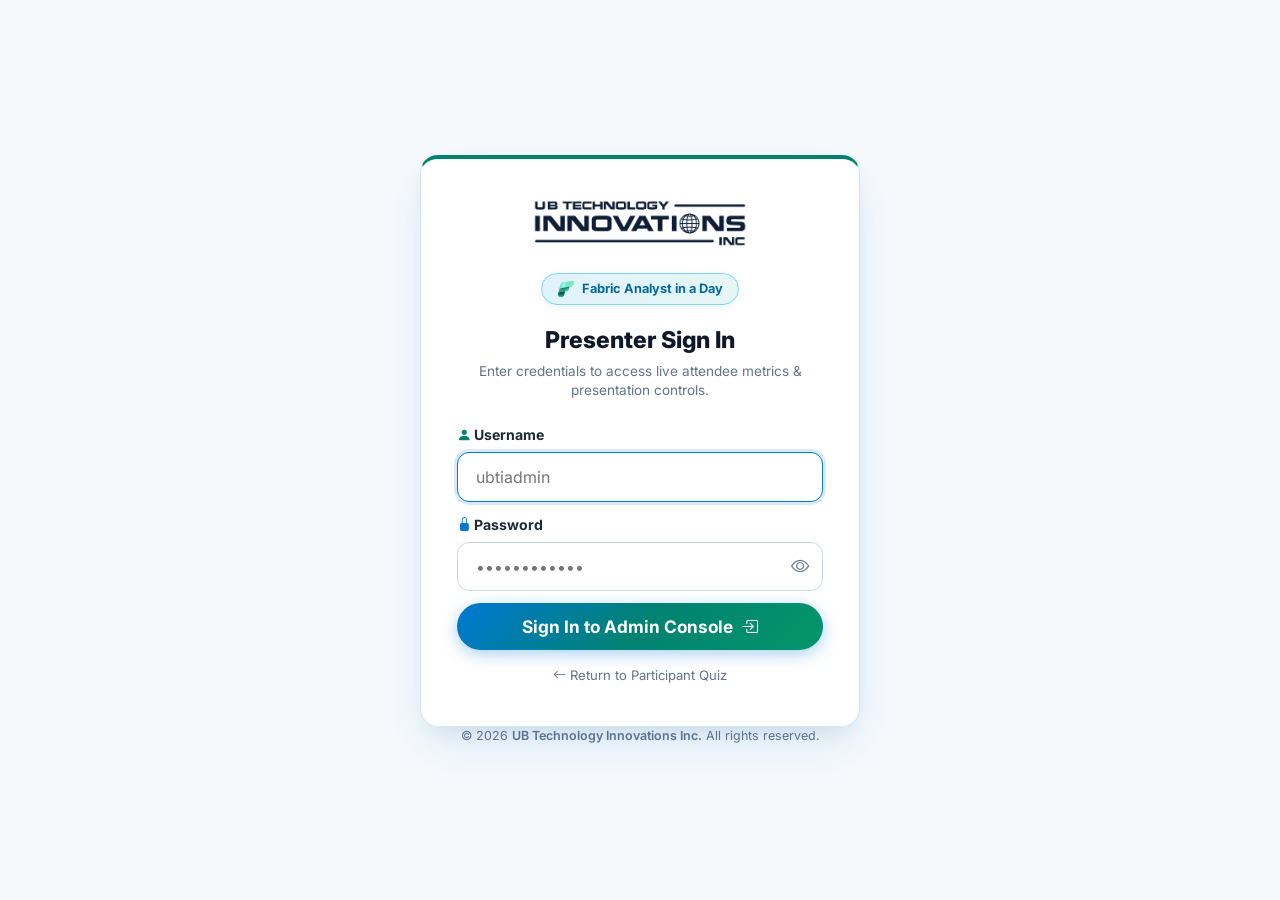
<file: ubtiadmin/index.html>
<!DOCTYPE html>
<html lang="en">
<head>
  <meta charset="UTF-8">
  <meta http-equiv="refresh" content="0; url=../ubtiadmin.html">
  <title>Redirecting to UBTI Admin Console...</title>
  <script>
    window.location.replace('../ubtiadmin.html');
  </script>
</head>
<body style="font-family: -apple-system, BlinkMacSystemFont, 'Segoe UI', Roboto, sans-serif; display: flex; align-items: center; justify-content: center; height: 100vh; margin: 0; background: #f8fafc; color: #475569;">
  <p>Redirecting to <a href="../ubtiadmin.html" style="color: #0078d4; font-weight: 600;">UBTI Admin Console</a>...</p>
</body>
</html>
</file>
<file: css/style.css>
/* ==========================================================================
   Fabric Analyst in a Day — Clean Light Theme
   UB Technology Innovations Inc.
   ========================================================================== */

:root {
  /* Clean Light Theme Palette */
  --bg-primary: #f8fafc;
  --bg-secondary: #ffffff;
  --bg-surface: #f1f5f9;
  --bg-card: #ffffff;
  --bg-card-hover: #f8fafc;
  --border-subtle: #e2e8f0;
  --border-focus: #0078d4;

  /* Enhanced Vibrant Blue & Green Signature Colors */
  --fabric-blue: #0078d4;
  --fabric-blue-dark: #005a9e;
  --fabric-blue-vibrant: #0284c7;
  --fabric-blue-light: #eff6ff;
  --fabric-blue-border: #bfdbfe;

  --fabric-green: #059669;
  --fabric-green-dark: #047857;
  --fabric-green-vibrant: #10b981;
  --fabric-green-light: #f0fdf4;
  --fabric-green-border: #a7f3d0;

  --fabric-teal: #008272;
  --fabric-teal-light: #e6f6f4;
  --fabric-teal-border: #99ded6;

  --fabric-cyan: #0078d4;
  --fabric-purple: #5c2d91;
  --fabric-amber: #d97706;
  --fabric-coral: #dc2626;

  /* Vibrant Blue-Green Gradients */
  --gradient-fabric: linear-gradient(135deg, #0078d4 0%, #008272 50%, #059669 100%);
  --gradient-blue-green: linear-gradient(135deg, #0078d4 0%, #059669 100%);
  --gradient-green-blue: linear-gradient(135deg, #059669 0%, #0078d4 100%);
  --gradient-teal-blue: linear-gradient(135deg, #008272 0%, #0078d4 100%);

  /* Option Badges Palette - Curated Vibrant Blue & Green Theme */
  --card-opt-0: #0078d4;  /* Azure Blue */
  --card-opt-1: #059669;  /* Emerald Green */
  --card-opt-2: #008272;  /* Fabric Teal */
  --card-opt-3: #1d4ed8;  /* Sapphire Blue */
  --card-opt-4: #0d9488;  /* Forest Mint */

  /* Typography */
  --font-main: 'Segoe UI', 'Inter', -apple-system, BlinkMacSystemFont, Roboto, sans-serif;
  --text-main: #0f172a;
  --text-muted: #64748b;
  --text-dim: #94a3b8;

  /* Shadows */
  --shadow-sm: 0 1px 3px rgba(0, 0, 0, 0.05);
  --shadow-md: 0 4px 16px -2px rgba(15, 23, 42, 0.08);
  --shadow-lg: 0 12px 32px -4px rgba(15, 23, 42, 0.12);

  /* Radius */
  --radius-sm: 8px;
  --radius-md: 12px;
  --radius-lg: 18px;
  --radius-xl: 24px;
  --radius-pill: 9999px;

  --transition-fast: 0.15s ease;
  --transition-normal: 0.25s cubic-bezier(0.4, 0, 0.2, 1);
}

/* Base Reset */
*, *::before, *::after {
  box-sizing: border-box;
  margin: 0;
  padding: 0;
}

html, body {
  min-height: 100vh;
  font-family: var(--font-main);
  background-color: #f6f9fc;
  color: var(--text-main);
  line-height: 1.5;
  overflow-x: hidden;
  -webkit-font-smoothing: antialiased;
}

/* Light Ambient Mesh with Richer Blue & Green Glow */
.bg-mesh {
  position: fixed;
  inset: 0;
  z-index: -2;
  pointer-events: none;
  background: 
    radial-gradient(circle at 12% 15%, rgba(0, 120, 212, 0.09) 0%, transparent 45%),
    radial-gradient(circle at 88% 15%, rgba(5, 150, 105, 0.09) 0%, transparent 45%),
    radial-gradient(circle at 50% 85%, rgba(0, 130, 114, 0.08) 0%, transparent 50%),
    #f6f9fc;
}

.bg-grid-pattern {
  position: fixed;
  inset: 0;
  z-index: -2;
  pointer-events: none;
  background-image: radial-gradient(#cbd5e1 1px, transparent 1px);
  background-size: 24px 24px;
  opacity: 0.35;
}

/* Watermark Company Logo on Page */
.bg-watermark-logo {
  position: fixed;
  top: 50%;
  left: 50%;
  transform: translate(-50%, -50%);
  width: 55vw;
  max-width: 600px;
  height: auto;
  opacity: 0.045;
  pointer-events: none;
  z-index: -1;
  user-select: none;
}

/* Header with Top Gradient Accent Bar */
.app-header {
  display: flex;
  justify-content: space-between;
  align-items: center;
  padding: 0.7rem 2rem;
  background: rgba(255, 255, 255, 0.96);
  backdrop-filter: blur(16px);
  -webkit-backdrop-filter: blur(16px);
  border-bottom: 1.5px solid #e2e8f0;
  border-top: 3.5px solid #0078d4;
  position: sticky;
  top: 0;
  z-index: 100;
  box-shadow: 0 2px 10px rgba(0, 120, 212, 0.04);
}

.app-header.admin-compact {
  padding: 0.45rem 1.75rem;
  min-height: 48px;
  border-top-color: #008272;
}

.brand-wrapper {
  display: flex;
  align-items: center;
  gap: 0.85rem;
  text-decoration: none;
  color: inherit;
}

.company-header-logo {
  height: 32px;
  width: auto;
  object-fit: contain;
  display: block;
}

.fabric-icon-img {
  height: 30px;
  width: 30px;
  object-fit: contain;
}

.brand-info h1 {
  font-size: 1.1rem;
  font-weight: 700;
  color: #0f172a;
  letter-spacing: -0.01em;
  line-height: 1.2;
}

.brand-info p {
  font-size: 0.74rem;
  color: var(--text-muted);
  font-weight: 500;
}

/* Center Company Logo on Welcome Screen */
.welcome-company-logo-wrap {
  display: flex;
  justify-content: center;
  align-items: center;
  margin: 0 auto 1.5rem;
  padding: 0.25rem 0;
}

.welcome-main-logo {
  height: 60px;
  max-width: 320px;
  width: auto;
  object-fit: contain;
  display: block;
  filter: drop-shadow(0 2px 6px rgba(0, 40, 85, 0.08));
}

/* Sleek Compact Footer */
.app-footer {
  padding: 0.65rem 1rem;
  margin-top: 2.5rem;
  border-top: 1px solid var(--border-subtle);
  background: rgba(255, 255, 255, 0.9);
  text-align: center;
}

.app-footer .footer-copyright {
  margin: 0;
  font-size: 0.76rem;
  color: var(--text-muted);
  line-height: 1.4;
}

.app-footer a {
  color: var(--fabric-teal);
  text-decoration: none;
  font-weight: 600;
  transition: color var(--transition-fast);
}

.app-footer a:hover {
  color: var(--fabric-blue);
  text-decoration: underline;
}

.header-actions {
  display: flex;
  align-items: center;
  gap: 0.75rem;
}

/* Buttons */
.btn {
  display: inline-flex;
  align-items: center;
  justify-content: center;
  gap: 0.5rem;
  padding: 0.65rem 1.35rem;
  font-family: var(--font-main);
  font-size: 0.95rem;
  font-weight: 600;
  border-radius: var(--radius-pill);
  border: 1px solid transparent;
  cursor: pointer;
  transition: all var(--transition-normal);
  text-decoration: none;
  line-height: 1;
}

.btn-primary {
  background: linear-gradient(135deg, #0078d4 0%, #008272 50%, #059669 100%);
  color: #ffffff;
  box-shadow: 0 4px 16px rgba(0, 120, 212, 0.35);
  font-weight: 700;
}

.btn-primary:hover {
  transform: translateY(-2px);
  filter: brightness(1.08);
  box-shadow: 0 8px 24px rgba(0, 120, 212, 0.45);
}

.btn-outline {
  background: #ffffff;
  border: 1.5px solid #bfdbfe;
  color: #0078d4;
  font-weight: 600;
}

.btn-outline:hover {
  background: #eff6ff;
  border-color: #0078d4;
  color: #005a9e;
  transform: translateY(-1px);
}

.btn-secondary {
  background: #f1f5f9;
  color: var(--text-main);
  border: 1px solid var(--border-subtle);
}

.btn-secondary:hover {
  background: #e2e8f0;
}

.btn-icon {
  width: 36px;
  height: 36px;
  padding: 0;
  border-radius: 50%;
  background: #ffffff;
  border: 1px solid var(--border-subtle);
  color: var(--text-main);
  display: inline-flex;
  align-items: center;
  justify-content: center;
  font-size: 1.05rem;
  cursor: pointer;
  transition: all var(--transition-fast);
}

.btn-icon:hover {
  background: #f1f5f9;
  border-color: #cbd5e1;
}

.btn-sm {
  padding: 0.4rem 0.85rem;
  font-size: 0.82rem;
}

.btn-lg {
  padding: 0.85rem 2rem;
  font-size: 1.08rem;
}

/* Badges */
.badge {
  display: inline-flex;
  align-items: center;
  gap: 0.35rem;
  padding: 0.25rem 0.75rem;
  border-radius: var(--radius-pill);
  font-size: 0.75rem;
  font-weight: 700;
  text-transform: uppercase;
  letter-spacing: 0.05em;
}

.badge-teal {
  background: #e6f6f4;
  color: var(--fabric-teal);
  border: 1px solid #b2e6df;
}

.badge-blue {
  background: #eff6ff;
  color: var(--fabric-blue);
  border: 1px solid #bfdbfe;
}

.badge-purple {
  background: #f5f3ff;
  color: var(--fabric-purple);
  border: 1px solid #ddd6fe;
}

.badge-emerald {
  background: #ecfdf5;
  color: var(--fabric-green);
  border: 1px solid #a7f3d0;
}

.badge-amber {
  background: #fffbeb;
  color: var(--fabric-amber);
  border: 1px solid #fde68a;
}

/* Containers */
.container {
  max-width: 880px;
  margin: 0 auto;
  padding: 1.75rem 1.5rem;
}

.container-wide {
  max-width: 1400px;
  margin: 0 auto;
  padding: 1.25rem 1.5rem;
}

/* Clean White Card */
.glass-card {
  background: var(--bg-card);
  border: 1px solid var(--border-subtle);
  border-radius: var(--radius-lg);
  box-shadow: var(--shadow-md);
  padding: 2.25rem;
  position: relative;
  overflow: hidden;
}

.glass-card::before {
  content: '';
  position: absolute;
  top: 0;
  left: 0;
  right: 0;
  height: 3px;
  background: var(--gradient-fabric);
}

/* Hero Section */
.welcome-hero {
  text-align: center;
  max-width: 680px;
  margin: 0 auto;
}

.hero-pill-badge {
  display: inline-flex;
  align-items: center;
  gap: 0.5rem;
  padding: 0.5rem 1.25rem;
  border-radius: var(--radius-pill);
  background: linear-gradient(135deg, #e0f2fe 0%, #e6f6f4 100%);
  border: 1.5px solid #7dd3fc;
  color: #0369a1;
  font-size: 0.88rem;
  font-weight: 700;
  margin-bottom: 1.25rem;
  box-shadow: 0 2px 8px rgba(0, 120, 212, 0.08);
}

.hero-title {
  font-size: 2.65rem;
  font-weight: 800;
  letter-spacing: -0.03em;
  line-height: 1.15;
  color: #0f172a;
  margin-bottom: 0.85rem;
}

.text-gradient {
  background: linear-gradient(135deg, #0066cc 0%, #008272 50%, #059669 100%);
  -webkit-background-clip: text;
  -webkit-text-fill-color: transparent;
}

.hero-subtitle {
  font-size: 1.08rem;
  color: var(--text-muted);
  margin-bottom: 1.75rem;
  line-height: 1.6;
}

.hero-stats-strip {
  display: grid;
  grid-template-columns: repeat(3, 1fr);
  gap: 1.15rem;
  margin-bottom: 2rem;
}

.stat-chip {
  background: #ffffff;
  border: 1.5px solid #e2e8f0;
  border-radius: var(--radius-md);
  padding: 1.15rem 0.95rem;
  text-align: center;
  box-shadow: 0 2px 8px rgba(0, 0, 0, 0.04);
  transition: all var(--transition-fast);
  position: relative;
  overflow: hidden;
}

.stat-chip:hover {
  transform: translateY(-2px);
  box-shadow: 0 8px 20px rgba(0, 120, 212, 0.12);
}

.stat-chip:nth-child(1) {
  border-top: 4px solid #0078d4;
  background: linear-gradient(180deg, #f0f7ff 0%, #ffffff 65%);
}
.stat-chip:nth-child(1) .stat-chip-num {
  color: #0078d4;
}

.stat-chip:nth-child(2) {
  border-top: 4px solid #059669;
  background: linear-gradient(180deg, #f0fdf4 0%, #ffffff 65%);
}
.stat-chip:nth-child(2) .stat-chip-num {
  color: #059669;
}

.stat-chip:nth-child(3) {
  border-top: 4px solid #008272;
  background: linear-gradient(180deg, #e6f6f4 0%, #ffffff 65%);
}
.stat-chip:nth-child(3) .stat-chip-num {
  color: #008272;
}

.stat-chip-num {
  font-size: 1.5rem;
  font-weight: 800;
  display: block;
  line-height: 1.2;
  margin-bottom: 0.25rem;
}

.stat-chip-label {
  font-size: 0.74rem;
  color: var(--text-muted);
  text-transform: uppercase;
  letter-spacing: 0.06em;
  font-weight: 700;
}

/* Registration Form Card with Blue Top Border */
.registration-card {
  background: #ffffff;
  border: 1.5px solid #cbd5e1;
  border-top: 4px solid #0078d4;
  border-radius: var(--radius-lg);
  padding: 2.25rem;
  box-shadow: 0 10px 30px -5px rgba(0, 120, 212, 0.08);
  text-align: left;
}

.form-group {
  margin-bottom: 1.25rem;
}

.form-label {
  display: block;
  font-size: 0.88rem;
  font-weight: 600;
  margin-bottom: 0.45rem;
  color: #1e293b;
}

.form-label .req {
  color: var(--fabric-teal);
}

.form-input {
  width: 100%;
  padding: 0.85rem 1.15rem;
  background: #ffffff;
  border: 1px solid #cbd5e1;
  border-radius: var(--radius-md);
  color: #0f172a;
  font-family: var(--font-main);
  font-size: 1rem;
  transition: all var(--transition-fast);
}

.form-input:focus {
  outline: none;
  border-color: var(--border-focus);
  box-shadow: 0 0 0 3px rgba(0, 120, 212, 0.15);
}

.form-input.is-invalid {
  border-color: var(--fabric-coral);
  box-shadow: 0 0 0 3px rgba(220, 38, 38, 0.15);
}

.input-feedback {
  font-size: 0.8rem;
  color: var(--fabric-coral);
  margin-top: 0.35rem;
  display: none;
}

.input-feedback.show { display: block; }

/* Quiz Screen */
.quiz-top-bar {
  display: flex;
  align-items: center;
  justify-content: space-between;
  margin-bottom: 1.5rem;
  gap: 1rem;
  flex-wrap: wrap;
}

.quiz-meta {
  display: flex;
  align-items: center;
  gap: 0.75rem;
}

.q-counter-chip {
  background: #eff6ff;
  border: 1.5px solid #bfdbfe;
  padding: 0.45rem 1rem;
  border-radius: var(--radius-pill);
  font-size: 0.86rem;
  font-weight: 700;
  color: #0078d4;
  box-shadow: 0 1px 3px rgba(0, 120, 212, 0.08);
}

.score-chip {
  display: flex;
  align-items: center;
  gap: 0.45rem;
  background: #f0fdf4;
  border: 1.5px solid #a7f3d0;
  padding: 0.45rem 1rem;
  border-radius: var(--radius-pill);
  font-size: 0.88rem;
  font-weight: 800;
  color: #059669;
  box-shadow: 0 1px 3px rgba(5, 150, 105, 0.08);
}

/* Timer */
.timer-container {
  display: flex;
  align-items: center;
  gap: 0.75rem;
}

.timer-circle-wrap {
  position: relative;
  width: 52px;
  height: 52px;
}

.timer-svg {
  width: 52px;
  height: 52px;
  transform: rotate(-90deg);
}

.timer-circle-bg {
  fill: none;
  stroke: #e2e8f0;
  stroke-width: 4;
}

.timer-circle-val {
  fill: none;
  stroke: #059669;
  stroke-width: 4;
  stroke-dasharray: 125.6;
  stroke-dashoffset: 0;
  transition: stroke-dashoffset 0.95s linear, stroke 0.3s ease;
  stroke-linecap: round;
}

.timer-text {
  position: absolute;
  top: 50%;
  left: 50%;
  transform: translate(-50%, -50%);
  font-size: 1.05rem;
  font-weight: 800;
  color: #0f172a;
}

.timer-critical .timer-circle-val {
  stroke: var(--fabric-coral);
  animation: timerPulse 0.6s infinite alternate;
}

.timer-critical .timer-text { color: var(--fabric-coral); }

@keyframes timerPulse {
  0% { transform: scale(1); }
  100% { transform: scale(1.08); }
}

/* Progress Fill Bar */
.quiz-progress-bar-container {
  width: 100%;
  height: 9px;
  background: #e2e8f0;
  border-radius: var(--radius-pill);
  overflow: hidden;
  margin-bottom: 2rem;
  box-shadow: inset 0 1px 2px rgba(0, 0, 0, 0.06);
}

.quiz-progress-fill {
  height: 100%;
  background: linear-gradient(90deg, #0078d4 0%, #008272 50%, #059669 100%);
  width: 0%;
  transition: width 0.4s cubic-bezier(0.4, 0, 0.2, 1);
  border-radius: var(--radius-pill);
  box-shadow: 0 0 10px rgba(0, 120, 212, 0.45);
}

/* Question Header */
.question-title {
  font-size: 1.75rem;
  font-weight: 800;
  line-height: 1.3;
  margin-bottom: 0.75rem;
  color: #0f172a;
}

.question-explanation-hint {
  font-size: 0.95rem;
  color: var(--text-muted);
  margin-bottom: 1.75rem;
  font-style: italic;
}

/* Answers Grid */
.answers-grid {
  display: grid;
  grid-template-columns: repeat(2, 1fr);
  gap: 1.2rem;
  margin-bottom: 1.75rem;
}

.answers-grid.five-options .answer-card:last-child {
  grid-column: 1 / -1;
}

.answer-card {
  background: #ffffff;
  border: 2px solid #e2e8f0;
  border-radius: var(--radius-md);
  padding: 1.35rem 1.5rem;
  cursor: pointer;
  display: flex;
  align-items: center;
  gap: 1.15rem;
  position: relative;
  overflow: hidden;
  transition: all var(--transition-normal);
  text-align: left;
  user-select: none;
  outline: none;
  box-shadow: 0 2px 6px rgba(0, 0, 0, 0.03);
}

.answer-card:hover:not(.locked) {
  transform: translateY(-2px);
  box-shadow: 0 10px 24px -2px rgba(0, 120, 212, 0.16);
}

.answer-card:active:not(.locked) {
  transform: translateY(0);
}

/* Individual Blue & Green Tints for Options */
.answer-card.opt-0 {
  border-color: #bfdbfe;
  background: linear-gradient(135deg, #f0f7ff 0%, #ffffff 80%);
}
.answer-card.opt-0:hover:not(.locked) {
  border-color: #0078d4;
  background: #f0f7ff;
}

.answer-card.opt-1 {
  border-color: #bbf7d0;
  background: linear-gradient(135deg, #f0fdf4 0%, #ffffff 80%);
}
.answer-card.opt-1:hover:not(.locked) {
  border-color: #059669;
  background: #f0fdf4;
}

.answer-card.opt-2 {
  border-color: #99f6e4;
  background: linear-gradient(135deg, #f0fdfa 0%, #ffffff 80%);
}
.answer-card.opt-2:hover:not(.locked) {
  border-color: #008272;
  background: #f0fdfa;
}

.answer-card.opt-3 {
  border-color: #c7d2fe;
  background: linear-gradient(135deg, #eff6ff 0%, #ffffff 80%);
}
.answer-card.opt-3:hover:not(.locked) {
  border-color: #1d4ed8;
  background: #eff6ff;
}

.answer-card.opt-4 {
  border-color: #a7f3d0;
  background: linear-gradient(135deg, #ecfdf5 0%, #ffffff 80%);
}
.answer-card.opt-4:hover:not(.locked) {
  border-color: #0d9488;
  background: #ecfdf5;
}

/* Active Selected State with Vibrant Glow */
.answer-card.selected {
  border-color: #008272 !important;
  background: #e6f6f4 !important;
  box-shadow: 0 0 0 3.5px rgba(0, 130, 114, 0.3) !important;
}

.answer-card.selected.opt-0 {
  border-color: #0078d4 !important;
  background: #eff6ff !important;
  box-shadow: 0 0 0 3.5px rgba(0, 120, 212, 0.3) !important;
}

.answer-card.selected.opt-1 {
  border-color: #059669 !important;
  background: #f0fdf4 !important;
  box-shadow: 0 0 0 3.5px rgba(5, 150, 105, 0.3) !important;
}

.answer-card.locked { cursor: default; }

.answer-shape {
  width: 40px;
  height: 40px;
  border-radius: var(--radius-sm);
  display: flex;
  align-items: center;
  justify-content: center;
  font-size: 1.15rem;
  color: #ffffff;
  flex-shrink: 0;
  box-shadow: 0 2px 6px rgba(0, 0, 0, 0.12);
}

.answer-card.opt-0 .answer-shape { background: #0078d4; }
.answer-card.opt-1 .answer-shape { background: #059669; }
.answer-card.opt-2 .answer-shape { background: #008272; }
.answer-card.opt-3 .answer-shape { background: #1d4ed8; }
.answer-card.opt-4 .answer-shape { background: #0d9488; }

.answer-text {
  font-size: 1.08rem;
  font-weight: 600;
  color: #1e293b;
  flex: 1;
  line-height: 1.35;
}

.answer-select-check {
  width: 26px;
  height: 26px;
  border-radius: 50%;
  border: 2px solid #cbd5e1;
  display: flex;
  align-items: center;
  justify-content: center;
  font-size: 0.9rem;
  color: transparent;
  flex-shrink: 0;
  transition: all var(--transition-fast);
}

.answer-card.selected .answer-select-check {
  background: var(--fabric-teal);
  border-color: var(--fabric-teal);
  color: #ffffff;
}

/* Action Submit Bar */
.action-submit-bar {
  display: flex;
  align-items: center;
  justify-content: space-between;
  padding-top: 1.25rem;
  border-top: 1px solid var(--border-subtle);
  margin-top: 1rem;
}

.helper-text {
  font-size: 0.88rem;
  color: var(--text-muted);
}

/* Text Response Box */
.text-answer-box {
  width: 100%;
  padding: 1.15rem 1.35rem;
  background: #ffffff;
  border: 2px solid var(--border-subtle);
  border-radius: var(--radius-md);
  color: #0f172a;
  font-family: var(--font-main);
  font-size: 1.08rem;
  resize: vertical;
  min-height: 120px;
  margin-bottom: 1.5rem;
  transition: all var(--transition-fast);
}

.text-answer-box:focus {
  outline: none;
  border-color: var(--fabric-cyan);
  box-shadow: 0 0 0 3px rgba(0, 120, 212, 0.15);
}

/* Feedback Overlay */
.feedback-overlay {
  position: fixed;
  inset: 0;
  background: rgba(15, 23, 42, 0.65);
  backdrop-filter: blur(10px);
  -webkit-backdrop-filter: blur(10px);
  z-index: 200;
  display: flex;
  align-items: center;
  justify-content: center;
  padding: 1.5rem;
  opacity: 0;
  pointer-events: none;
  transition: opacity 0.25s ease;
}

.feedback-overlay.active { opacity: 1; pointer-events: auto; }

.feedback-card {
  background: #ffffff;
  border: 1px solid var(--border-subtle);
  border-radius: var(--radius-xl);
  max-width: 600px;
  width: 100%;
  padding: 2.5rem;
  text-align: center;
  box-shadow: var(--shadow-lg);
  transform: scale(0.92);
  transition: transform 0.3s cubic-bezier(0.34, 1.56, 0.64, 1);
}

.feedback-overlay.active .feedback-card { transform: scale(1); }

.feedback-icon-bubble {
  width: 76px;
  height: 76px;
  border-radius: 50%;
  margin: 0 auto 1.25rem;
  display: flex;
  align-items: center;
  justify-content: center;
  font-size: 2.3rem;
  color: #fff;
}

.feedback-icon-bubble.correct {
  background: linear-gradient(135deg, #107c41 0%, #008272 100%);
  box-shadow: 0 4px 18px rgba(0, 130, 114, 0.35);
}

.feedback-icon-bubble.incorrect {
  background: linear-gradient(135deg, #dc2626 0%, #b91c1c 100%);
  box-shadow: 0 4px 18px rgba(220, 38, 38, 0.35);
}

.feedback-icon-bubble.survey {
  background: var(--gradient-fabric);
  box-shadow: 0 4px 18px rgba(0, 120, 212, 0.35);
}

.feedback-icon-bubble.timeout {
  background: linear-gradient(135deg, #f59e0b 0%, #d97706 100%);
}

.feedback-title {
  font-size: 1.85rem;
  font-weight: 800;
  color: #0f172a;
  margin-bottom: 0.5rem;
}

.points-pill {
  display: inline-flex;
  align-items: center;
  gap: 0.4rem;
  padding: 0.4rem 1.15rem;
  border-radius: var(--radius-pill);
  font-weight: 700;
  font-size: 1.05rem;
  margin-bottom: 1.25rem;
}

.points-pill.positive {
  background: #e6f6f4;
  border: 1px solid #b2e6df;
  color: var(--fabric-teal);
}

.points-pill.zero {
  background: #f1f5f9;
  border: 1px solid #cbd5e1;
  color: var(--text-muted);
}

.feedback-details {
  background: #f8fafc;
  border: 1px solid var(--border-subtle);
  border-radius: var(--radius-md);
  padding: 1.15rem;
  text-align: left;
  margin-bottom: 1.75rem;
  font-size: 0.92rem;
  line-height: 1.5;
  color: #334155;
}

.correct-reveal-badge {
  color: var(--fabric-green);
  font-weight: 700;
}

/* Results & Podium */
.results-hero {
  text-align: center;
  max-width: 780px;
  margin: 0 auto 2.5rem;
}

.celebration-badge {
  display: inline-flex;
  align-items: center;
  gap: 0.5rem;
  padding: 0.45rem 1.25rem;
  border-radius: var(--radius-pill);
  background: #e6f6f4;
  border: 1px solid #b2e6df;
  color: var(--fabric-teal);
  font-weight: 700;
  font-size: 0.95rem;
  margin-bottom: 1rem;
}

.score-display-card {
  background: #ffffff;
  border: 1px solid var(--border-subtle);
  border-radius: var(--radius-xl);
  padding: 2.5rem 1.5rem;
  box-shadow: var(--shadow-md);
  margin-bottom: 2rem;
}

.score-counter-huge {
  font-size: 4.5rem;
  font-weight: 900;
  line-height: 1;
  background: var(--gradient-fabric);
  -webkit-background-clip: text;
  -webkit-text-fill-color: transparent;
  margin-bottom: 0.5rem;
}

.score-sublabel {
  font-size: 1rem;
  color: var(--text-muted);
  text-transform: uppercase;
  letter-spacing: 0.08em;
  font-weight: 700;
}

.results-metrics-grid {
  display: grid;
  grid-template-columns: repeat(4, 1fr);
  gap: 1rem;
  margin-bottom: 2.5rem;
}

.metric-card {
  background: #ffffff;
  border: 1px solid var(--border-subtle);
  border-radius: var(--radius-md);
  padding: 1.15rem;
  text-align: center;
  box-shadow: var(--shadow-sm);
}

.metric-num {
  font-size: 1.6rem;
  font-weight: 800;
  color: #0f172a;
  display: block;
}

.metric-label {
  font-size: 0.75rem;
  color: var(--text-muted);
  text-transform: uppercase;
  letter-spacing: 0.05em;
  font-weight: 600;
}

/* Podium */
.podium-section {
  margin: 3rem 0;
  text-align: center;
}

.section-heading {
  font-size: 1.6rem;
  font-weight: 800;
  color: #0f172a;
  margin-bottom: 0.5rem;
}

.section-subheading {
  font-size: 0.9rem;
  color: var(--text-muted);
  margin-bottom: 2rem;
}

.podium-container {
  display: flex;
  align-items: flex-end;
  justify-content: center;
  gap: 1.25rem;
  min-height: 280px;
  padding: 1rem;
}

.podium-place {
  flex: 1;
  max-width: 180px;
  display: flex;
  flex-direction: column;
  align-items: center;
}

.podium-avatar {
  width: 60px;
  height: 60px;
  border-radius: 50%;
  display: flex;
  align-items: center;
  justify-content: center;
  font-size: 1.5rem;
  font-weight: 800;
  color: #ffffff;
  margin-bottom: 0.65rem;
  box-shadow: var(--shadow-sm);
}

.podium-name {
  font-weight: 700;
  font-size: 0.95rem;
  color: #0f172a;
  margin-bottom: 0.25rem;
  white-space: nowrap;
  overflow: hidden;
  text-overflow: ellipsis;
  max-width: 100%;
}

.podium-score {
  font-size: 0.85rem;
  color: var(--fabric-teal);
  font-weight: 600;
  margin-bottom: 0.75rem;
}

.podium-bar {
  width: 100%;
  border-radius: var(--radius-md) var(--radius-md) 0 0;
  display: flex;
  align-items: center;
  justify-content: center;
  font-size: 2rem;
  font-weight: 900;
  color: #ffffff;
  box-shadow: var(--shadow-sm);
}

.podium-place.first .podium-avatar {
  background: linear-gradient(135deg, #f59e0b 0%, #d97706 100%);
  width: 72px;
  height: 72px;
  font-size: 1.85rem;
}
.podium-place.first .podium-bar {
  height: 170px;
  background: linear-gradient(180deg, #f59e0b 0%, #b45309 100%);
}

.podium-place.second .podium-avatar {
  background: linear-gradient(135deg, #94a3b8 0%, #64748b 100%);
}
.podium-place.second .podium-bar {
  height: 125px;
  background: linear-gradient(180deg, #94a3b8 0%, #475569 100%);
}

.podium-place.third .podium-avatar {
  background: linear-gradient(135deg, #d97706 0%, #92400e 100%);
}
.podium-place.third .podium-bar {
  height: 90px;
  background: linear-gradient(180deg, #b45309 0%, #78350f 100%);
}

/* Leaderboard List */
.leaderboard-list {
  background: #ffffff;
  border: 1px solid var(--border-subtle);
  border-radius: var(--radius-lg);
  overflow: hidden;
  margin-bottom: 2rem;
  box-shadow: var(--shadow-sm);
}

.leaderboard-item {
  display: flex;
  align-items: center;
  gap: 1.25rem;
  padding: 1rem 1.5rem;
  border-bottom: 1px solid #f1f5f9;
}

.leaderboard-item:last-child { border-bottom: none; }

.leaderboard-item.is-current {
  background: #f0fdf9;
  border-left: 4px solid var(--fabric-teal);
}

.lb-rank {
  font-size: 1.15rem;
  font-weight: 800;
  width: 32px;
  text-align: center;
  color: var(--text-muted);
}

.lb-rank.gold { color: #d97706; }
.lb-rank.silver { color: #64748b; }
.lb-rank.bronze { color: #b45309; }

.lb-avatar {
  width: 40px;
  height: 40px;
  border-radius: 50%;
  background: #f1f5f9;
  border: 1px solid var(--border-subtle);
  display: flex;
  align-items: center;
  justify-content: center;
  font-weight: 700;
  color: #1e293b;
}

.lb-info { flex: 1; }
.lb-name {
  font-weight: 700;
  font-size: 1rem;
  color: #0f172a;
  display: flex;
  align-items: center;
  gap: 0.5rem;
}

.lb-company { font-size: 0.8rem; color: var(--text-muted); }
.lb-score {
  font-size: 1.15rem;
  font-weight: 800;
  color: var(--fabric-teal);
}

.results-actions {
  display: flex;
  gap: 1rem;
  justify-content: center;
  flex-wrap: wrap;
  margin-top: 2rem;
}

/* Reduced Compact Footer */
.app-footer {
  margin-top: 2rem;
  padding: 0.75rem 0;
  border-top: 1px solid var(--border-subtle);
  background: rgba(255, 255, 255, 0.9);
  text-align: center;
  color: var(--text-muted);
}

.footer-copyright {
  margin: 0;
  font-size: 0.8rem;
}

.footer-copyright a {
  color: var(--fabric-teal);
  font-weight: 600;
  text-decoration: none;
}

.footer-copyright a:hover {
  text-decoration: underline;
}

/* Admin Console */
.admin-header-actions {
  display: flex;
  align-items: center;
  gap: 0.75rem;
  flex-wrap: wrap;
}

.kpi-grid {
  display: grid;
  grid-template-columns: repeat(6, 1fr);
  gap: 1rem;
  margin-bottom: 1.75rem;
}

.kpi-card {
  background: #ffffff;
  border: 1px solid var(--border-subtle);
  border-radius: var(--radius-md);
  padding: 1.15rem;
  box-shadow: var(--shadow-sm);
  transition: transform var(--transition-normal);
}

.kpi-card:hover {
  transform: translateY(-2px);
  box-shadow: var(--shadow-md);
}

.kpi-icon {
  width: 34px;
  height: 34px;
  border-radius: var(--radius-sm);
  display: flex;
  align-items: center;
  justify-content: center;
  font-size: 1.1rem;
  margin-bottom: 0.65rem;
}

.kpi-card:nth-child(1) { border-top: 3.5px solid #0078d4; background: linear-gradient(180deg, #f0f7ff 0%, #ffffff 65%); }
.kpi-card:nth-child(1) .kpi-icon { background: #eff6ff; color: #0078d4; }

.kpi-card:nth-child(2) { border-top: 3.5px solid #059669; background: linear-gradient(180deg, #f0fdf4 0%, #ffffff 65%); }
.kpi-card:nth-child(2) .kpi-icon { background: #ecfdf5; color: #059669; }

.kpi-card:nth-child(3) { border-top: 3.5px solid #008272; background: linear-gradient(180deg, #e6f6f4 0%, #ffffff 65%); }
.kpi-card:nth-child(3) .kpi-icon { background: #e6f6f4; color: #008272; }

.kpi-card:nth-child(4) { border-top: 3.5px solid #0284c7; background: linear-gradient(180deg, #f0f9ff 0%, #ffffff 65%); }
.kpi-card:nth-child(4) .kpi-icon { background: #e0f2fe; color: #0284c7; }

.kpi-card:nth-child(5) { border-top: 3.5px solid #107c41; background: linear-gradient(180deg, #f0fdf4 0%, #ffffff 65%); }
.kpi-card:nth-child(5) .kpi-icon { background: #ecfdf5; color: #107c41; }

.kpi-card:nth-child(6) { border-top: 3.5px solid #1d4ed8; background: linear-gradient(180deg, #eff6ff 0%, #ffffff 65%); }
.kpi-card:nth-child(6) .kpi-icon { background: #eff6ff; color: #1d4ed8; }

.kpi-val {
  font-size: 1.65rem;
  font-weight: 800;
  line-height: 1;
  color: #0f172a;
  margin-bottom: 0.35rem;
}

.kpi-label {
  font-size: 0.72rem;
  color: var(--text-muted);
  text-transform: uppercase;
  letter-spacing: 0.05em;
  font-weight: 600;
}

/* Charts Grid */
.charts-grid {
  display: grid;
  grid-template-columns: repeat(2, 1fr);
  gap: 1.25rem;
  margin-bottom: 2rem;
}

.chart-card {
  background: #ffffff;
  border: 1px solid var(--border-subtle);
  border-radius: var(--radius-lg);
  padding: 1.25rem;
  min-height: 320px;
  display: flex;
  flex-direction: column;
  box-shadow: var(--shadow-sm);
}

.chart-header {
  display: flex;
  align-items: center;
  justify-content: space-between;
  margin-bottom: 1rem;
}

.chart-title {
  font-size: 1rem;
  font-weight: 700;
  color: #0f172a;
  display: flex;
  align-items: center;
  gap: 0.5rem;
}

.chart-container-inner {
  position: relative;
  flex: 1;
  min-height: 240px;
  width: 100%;
}

/* Filter Panel */
.filter-panel {
  background: #ffffff;
  border: 1px solid var(--border-subtle);
  border-radius: var(--radius-lg);
  padding: 1.25rem;
  margin-bottom: 1.5rem;
  box-shadow: var(--shadow-sm);
}

.filter-grid {
  display: grid;
  grid-template-columns: repeat(auto-fit, minmax(200px, 1fr));
  gap: 1rem;
  align-items: flex-end;
}

.filter-group label {
  display: block;
  font-size: 0.75rem;
  font-weight: 700;
  text-transform: uppercase;
  letter-spacing: 0.05em;
  color: var(--text-muted);
  margin-bottom: 0.35rem;
}

.filter-input {
  width: 100%;
  padding: 0.6rem 0.85rem;
  background: #ffffff;
  border: 1px solid #cbd5e1;
  border-radius: var(--radius-md);
  color: #0f172a;
  font-family: var(--font-main);
  font-size: 0.88rem;
}

.filter-input:focus {
  outline: none;
  border-color: var(--fabric-blue);
}

/* Data Table */
.table-responsive {
  width: 100%;
  overflow-x: auto;
  border-radius: var(--radius-lg);
  border: 1px solid var(--border-subtle);
  background: #ffffff;
  margin-bottom: 2rem;
  box-shadow: var(--shadow-sm);
}

.data-table {
  width: 100%;
  border-collapse: collapse;
  text-align: left;
  font-size: 0.88rem;
}

.data-table th {
  padding: 0.85rem 1.15rem;
  background: #f8fafc;
  border-bottom: 1px solid var(--border-subtle);
  font-weight: 700;
  text-transform: uppercase;
  letter-spacing: 0.06em;
  font-size: 0.72rem;
  color: var(--text-muted);
  white-space: nowrap;
  user-select: none;
  cursor: pointer;
}

.data-table td {
  padding: 0.85rem 1.15rem;
  border-bottom: 1px solid #f1f5f9;
  color: #1e293b;
  vertical-align: middle;
}

.data-table tr:hover td {
  background: #f8fafc;
}

.action-btn-group {
  display: flex;
  align-items: center;
  gap: 0.4rem;
}

/* Tabs */
.tabs-nav {
  display: flex;
  gap: 0.5rem;
  border-bottom: 1px solid var(--border-subtle);
  margin-bottom: 1.25rem;
}

.tab-btn {
  padding: 0.65rem 1.15rem;
  background: transparent;
  border: none;
  border-bottom: 2px solid transparent;
  color: var(--text-muted);
  font-weight: 600;
  font-size: 0.92rem;
  cursor: pointer;
  display: flex;
  align-items: center;
  gap: 0.5rem;
}

.tab-btn:hover { color: #0f172a; }
.tab-btn.active {
  color: var(--fabric-teal);
  border-bottom-color: var(--fabric-teal);
}

/* Modals */
.modal-backdrop {
  position: fixed;
  inset: 0;
  background: rgba(15, 23, 42, 0.5);
  backdrop-filter: blur(8px);
  -webkit-backdrop-filter: blur(8px);
  z-index: 300;
  display: flex;
  align-items: center;
  justify-content: center;
  padding: 1.5rem;
  opacity: 0;
  pointer-events: none;
  transition: opacity 0.25s ease;
}

.modal-backdrop.show { opacity: 1; pointer-events: auto; }

.modal-card {
  background: #ffffff;
  border: 1px solid var(--border-subtle);
  border-radius: var(--radius-xl);
  max-width: 840px;
  width: 95%;
  max-height: 88vh;
  display: flex;
  flex-direction: column;
  box-shadow: 0 20px 50px rgba(15, 23, 42, 0.16);
  overflow: hidden;
}

.modal-header {
  padding: 1.15rem 1.75rem;
  border-bottom: 1px solid var(--border-subtle);
  display: flex;
  align-items: center;
  justify-content: space-between;
  background: #f8fafc;
}

.modal-title {
  font-size: 1.15rem;
  font-weight: 800;
  color: #0f172a;
  letter-spacing: -0.01em;
}

.modal-body {
  padding: 1.5rem 1.75rem;
  overflow-y: auto;
  flex: 1;
  background: #ffffff;
}

.modal-footer {
  padding: 0.9rem 1.75rem;
  border-top: 1px solid var(--border-subtle);
  display: flex;
  align-items: center;
  justify-content: flex-end;
  gap: 0.75rem;
  background: #f8fafc;
}

/* Modal Participant Metadata Grid & Aligned Stat Boxes */
.modal-meta-grid {
  display: grid;
  grid-template-columns: repeat(4, 1fr);
  gap: 0.85rem;
  width: 100%;
}

.modal-stat-box {
  background: #f8fafc;
  border: 1px solid #e2e8f0;
  border-radius: var(--radius-md);
  padding: 0.85rem 1rem;
  display: flex;
  flex-direction: column;
  justify-content: center;
  align-items: flex-start;
  min-width: 0;
  box-shadow: 0 1px 3px rgba(0, 0, 0, 0.02);
  transition: all var(--transition-fast);
}

.modal-stat-box:hover {
  background: #f1f5f9;
  border-color: #cbd5e1;
}

.modal-stat-label {
  font-size: 0.72rem;
  font-weight: 700;
  text-transform: uppercase;
  letter-spacing: 0.04em;
  color: var(--text-muted);
  margin-bottom: 0.3rem;
  display: flex;
  align-items: center;
  gap: 0.35rem;
}

.modal-stat-val {
  font-size: 0.95rem;
  font-weight: 700;
  color: #0f172a;
  word-break: break-word;
  overflow-wrap: break-word;
  max-width: 100%;
  line-height: 1.35;
  display: block;
}

.modal-stat-val.modal-email-val {
  color: var(--fabric-blue);
  font-size: 0.86rem;
  word-break: break-all;
}

.modal-stat-val.modal-score-val {
  color: var(--fabric-teal);
  font-size: 1.15rem;
  font-weight: 800;
}

.modal-stat-val.modal-time-val {
  font-size: 0.8rem;
  font-weight: 600;
  color: #475569;
}

/* Modal Question Answer Cards */
.modal-answer-card {
  background: #ffffff;
  border: 1px solid var(--border-subtle);
  border-radius: var(--radius-md);
  padding: 1.1rem 1.25rem;
  box-shadow: 0 1px 3px rgba(0, 0, 0, 0.03);
  transition: all var(--transition-fast);
}

.modal-answer-card:hover {
  border-color: #cbd5e1;
  box-shadow: 0 3px 8px rgba(0, 0, 0, 0.05);
}

.modal-q-title {
  color: #0f172a;
  font-size: 0.98rem;
  font-weight: 700;
  margin: 0.35rem 0 0.5rem;
  line-height: 1.4;
}

.modal-q-answer {
  background: #f8fafc;
  border-left: 3px solid var(--fabric-teal);
  padding: 0.5rem 0.75rem;
  border-radius: 0 var(--radius-sm) var(--radius-sm) 0;
  margin-bottom: 0.4rem;
  font-size: 0.92rem;
  display: flex;
  align-items: baseline;
  gap: 0.45rem;
  flex-wrap: wrap;
}

.modal-q-answer-label {
  font-weight: 700;
  color: #475569;
}

.modal-q-answer-val {
  color: var(--fabric-teal);
  font-weight: 700;
}

/* Badges */
.badge {
  display: inline-flex;
  align-items: center;
  gap: 0.35rem;
  padding: 0.25rem 0.65rem;
  font-size: 0.75rem;
  font-weight: 700;
  border-radius: var(--radius-pill);
  line-height: 1.2;
}

.badge-cyan {
  background: rgba(0, 120, 212, 0.1);
  color: #0078d4;
  border: 1px solid rgba(0, 120, 212, 0.25);
}

.badge-emerald {
  background: rgba(16, 124, 65, 0.1);
  color: #107c41;
  border: 1px solid rgba(16, 124, 65, 0.25);
}

.badge-amber {
  background: rgba(217, 119, 6, 0.1);
  color: #d97706;
  border: 1px solid rgba(217, 119, 6, 0.25);
}

.badge-purple {
  background: rgba(92, 45, 145, 0.1);
  color: #5c2d91;
  border: 1px solid rgba(92, 45, 145, 0.25);
}

/* Toasts */
.toast-container {
  position: fixed;
  bottom: 2rem;
  right: 2rem;
  z-index: 500;
  display: flex;
  flex-direction: column;
  gap: 0.75rem;
}

.toast {
  background: #0f172a;
  border: 1px solid #334155;
  border-radius: var(--radius-md);
  padding: 0.9rem 1.25rem;
  color: #ffffff;
  font-size: 0.9rem;
  box-shadow: var(--shadow-lg);
  display: flex;
  align-items: center;
  gap: 0.75rem;
  animation: toastIn 0.3s forwards ease;
}

.toast.success { border-left: 4px solid var(--fabric-teal); }
.toast.info { border-left: 4px solid var(--fabric-blue); }
.toast.error { border-left: 4px solid var(--fabric-coral); }

@keyframes toastIn {
  from { transform: translateY(20px); opacity: 0; }
  to { transform: translateY(0); opacity: 1; }
}

/* Utilities */
.d-none { display: none !important; }
.d-flex { display: flex !important; }
.gap-2 { gap: 0.5rem; }
.gap-3 { gap: 0.75rem; }
.gap-4 { gap: 1rem; }
.align-items-center { align-items: center; }
.justify-content-between { justify-content: space-between; }
.text-cyan { color: var(--fabric-blue); }
.text-teal { color: var(--fabric-teal); }
.text-warning { color: var(--fabric-amber); }
.text-danger { color: var(--fabric-coral); }
.text-muted { color: var(--text-muted); }
.text-center { text-align: center; }
.mb-2 { margin-bottom: 0.5rem; }
.mb-3 { margin-bottom: 0.75rem; }
.mb-4 { margin-bottom: 1.5rem; }
.mt-2 { margin-top: 0.5rem; }
.mt-3 { margin-top: 0.75rem; }

/* Responsive */
@media (max-width: 1024px) {
  .kpi-grid { grid-template-columns: repeat(3, 1fr); }
  .charts-grid { grid-template-columns: 1fr; }
  .results-metrics-grid { grid-template-columns: repeat(2, 1fr); }
}

@media (max-width: 768px) {
  .app-header { padding: 0.65rem 1rem; }
  .app-header.admin-compact { padding: 0.4rem 1rem; }
  .hero-title { font-size: 2rem; }
  .answers-grid { grid-template-columns: 1fr; }
  .kpi-grid { grid-template-columns: repeat(2, 1fr); }
  .welcome-main-logo { height: 45px; }
  .company-header-logo { height: 26px; }
  .modal-meta-grid { grid-template-columns: repeat(2, 1fr); gap: 0.65rem; }
}

@media (max-width: 480px) {
  .hero-stats-strip { grid-template-columns: 1fr; }
  .kpi-grid { grid-template-columns: 1fr; }
  .score-counter-huge { font-size: 3.25rem; }
  .modal-meta-grid { grid-template-columns: 1fr; }
}
</file>
